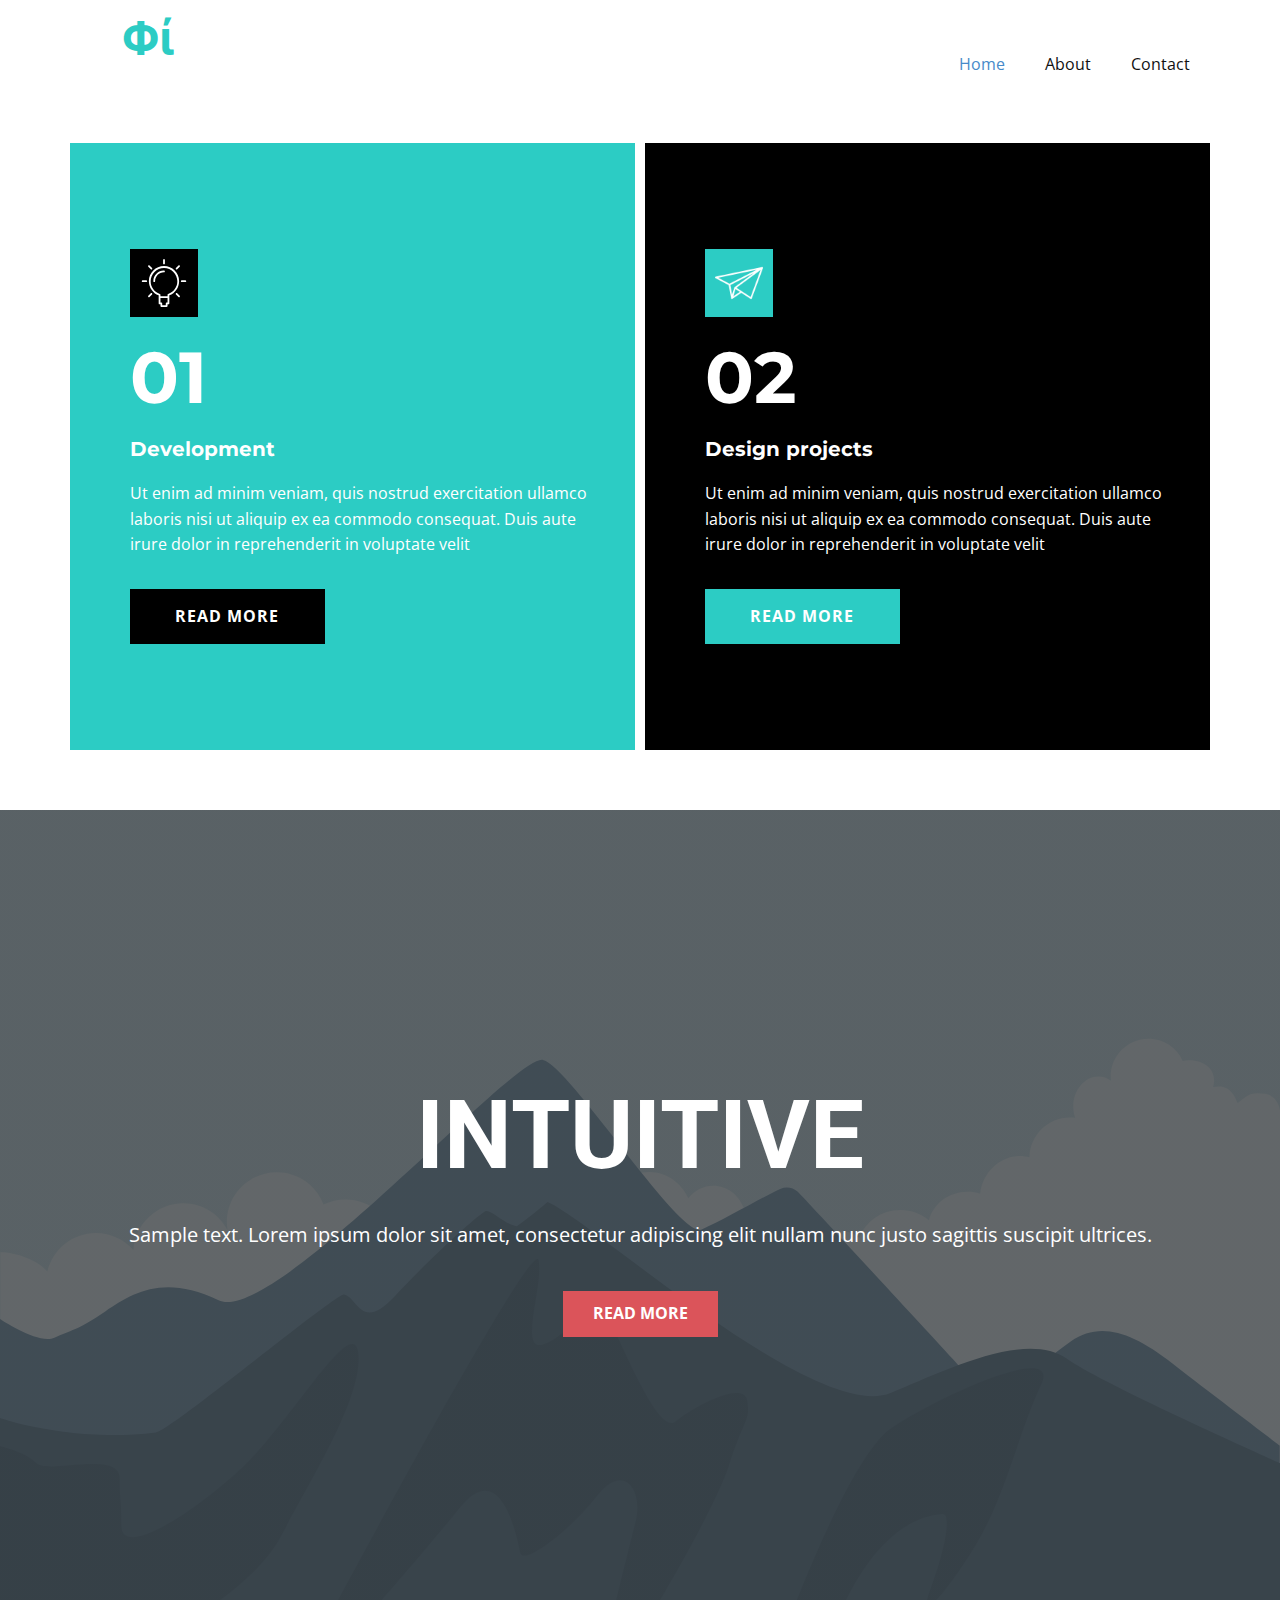
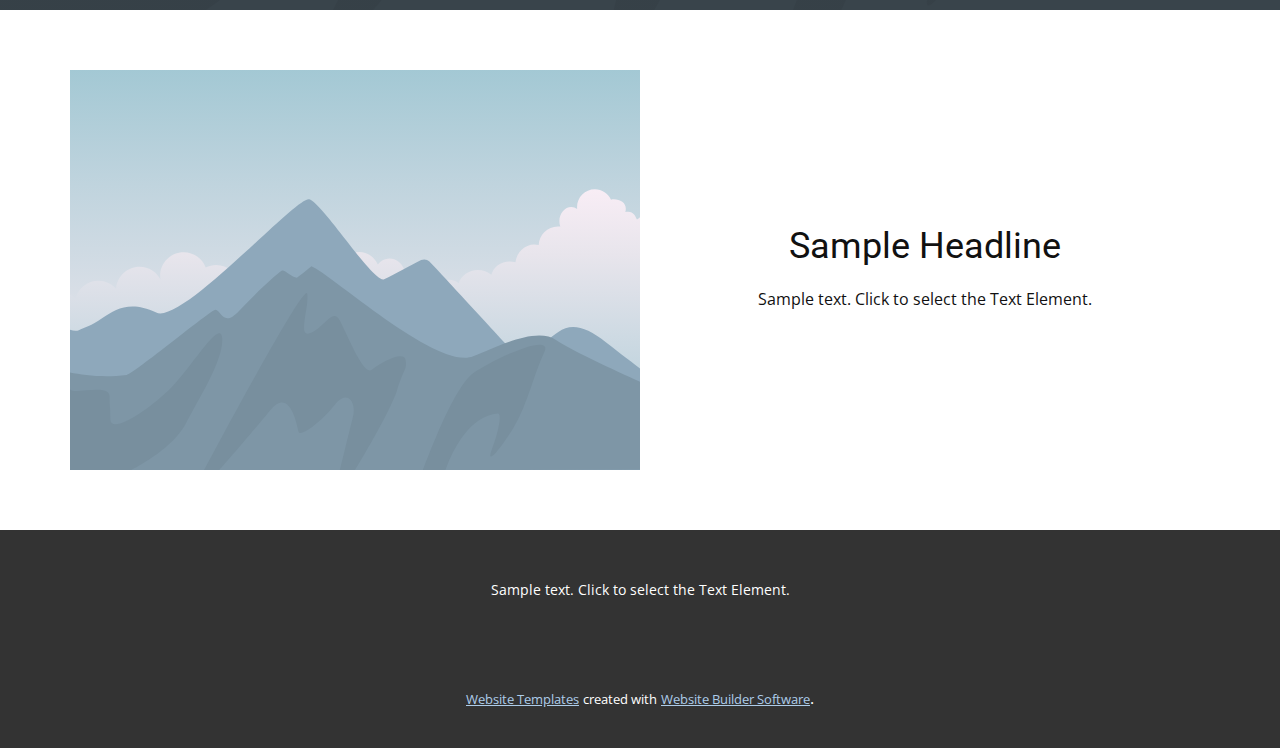
<file: Home.html>
<!DOCTYPE html>
<html style="font-size: 16px;" lang="en"><head>
    <meta name="viewport" content="width=device-width, initial-scale=1.0">
    <meta charset="utf-8">
    <meta name="keywords" content="01, 02, INTUITIVE">
    <meta name="description" content="">
    <title>Home</title>
    <link rel="stylesheet" href="nicepage.css" media="screen">
<link rel="stylesheet" href="Home.css" media="screen">
    <script class="u-script" type="text/javascript" src="jquery.js" defer=""></script>
    <script class="u-script" type="text/javascript" src="nicepage.js" defer=""></script>
    <meta name="generator" content="Nicepage 4.13.4, nicepage.com">
    <link id="u-theme-google-font" rel="stylesheet" href="https://fonts.googleapis.com/css?family=Roboto:100,100i,300,300i,400,400i,500,500i,700,700i,900,900i|Open+Sans:300,300i,400,400i,500,500i,600,600i,700,700i,800,800i">
    <link id="u-page-google-font" rel="stylesheet" href="https://fonts.googleapis.com/css?family=Montserrat:100,100i,200,200i,300,300i,400,400i,500,500i,600,600i,700,700i,800,800i,900,900i">
    
    
    
    
    <script type="application/ld+json">{
		"@context": "http://schema.org",
		"@type": "Organization",
		"name": ""
}</script>
    <meta name="theme-color" content="#478ac9">
    <meta property="og:title" content="Home">
    <meta property="og:type" content="website">
  </head>
  <body class="u-body u-xl-mode"><header class="u-clearfix u-header u-header" id="sec-79d4"><div class="u-clearfix u-sheet u-sheet-1">
        <h1 class="u-headline u-text u-text-default u-text-palette-4-base u-text-1">
          <a href="/"> Φί</a>
        </h1>
        <nav class="u-menu u-menu-dropdown u-offcanvas u-menu-1">
          <div class="menu-collapse" style="font-size: 1rem; letter-spacing: 0px;">
            <a class="u-button-style u-custom-left-right-menu-spacing u-custom-padding-bottom u-custom-top-bottom-menu-spacing u-nav-link u-text-active-palette-1-base u-text-hover-palette-2-base" href="#">
              <svg class="u-svg-link" viewBox="0 0 24 24"><use xmlns:xlink="http://www.w3.org/1999/xlink" xlink:href="#menu-hamburger"></use></svg>
              <svg class="u-svg-content" version="1.1" id="menu-hamburger" viewBox="0 0 16 16" x="0px" y="0px" xmlns:xlink="http://www.w3.org/1999/xlink" xmlns="http://www.w3.org/2000/svg"><g><rect y="1" width="16" height="2"></rect><rect y="7" width="16" height="2"></rect><rect y="13" width="16" height="2"></rect>
</g></svg>
            </a>
          </div>
          <div class="u-nav-container">
            <ul class="u-nav u-unstyled u-nav-1"><li class="u-nav-item"><a class="u-button-style u-nav-link u-text-active-palette-1-base u-text-hover-palette-2-base" href="Home.html" style="padding: 10px 20px;">Home</a>
</li><li class="u-nav-item"><a class="u-button-style u-nav-link u-text-active-palette-1-base u-text-hover-palette-2-base" href="About.html" style="padding: 10px 20px;">About</a>
</li><li class="u-nav-item"><a class="u-button-style u-nav-link u-text-active-palette-1-base u-text-hover-palette-2-base" href="Contact.html" style="padding: 10px 20px;">Contact</a>
</li></ul>
          </div>
          <div class="u-nav-container-collapse">
            <div class="u-black u-container-style u-inner-container-layout u-opacity u-opacity-95 u-sidenav">
              <div class="u-inner-container-layout u-sidenav-overflow">
                <div class="u-menu-close"></div>
                <ul class="u-align-center u-nav u-popupmenu-items u-unstyled u-nav-2"><li class="u-nav-item"><a class="u-button-style u-nav-link" href="Home.html">Home</a>
</li><li class="u-nav-item"><a class="u-button-style u-nav-link" href="About.html">About</a>
</li><li class="u-nav-item"><a class="u-button-style u-nav-link" href="Contact.html">Contact</a>
</li></ul>
              </div>
            </div>
            <div class="u-black u-menu-overlay u-opacity u-opacity-70"></div>
          </div>
        </nav>
      </div></header>
    <section class="u-align-center u-clearfix u-section-1" id="carousel_8162">
      <div class="u-clearfix u-sheet u-valign-middle u-sheet-1">
        <div class="u-expanded-width u-list u-list-1">
          <div class="u-repeater u-repeater-1">
            <div class="u-align-left u-container-style u-custom-item u-list-item u-palette-4-base u-repeater-item">
              <div class="u-container-layout u-similar-container u-valign-middle u-container-layout-1"><span class="u-black u-custom-item u-icon u-icon-rounded u-text-white u-icon-1"><svg class="u-svg-link" preserveAspectRatio="xMidYMin slice" viewBox="0 0 54 54" style=""><use xmlns:xlink="http://www.w3.org/1999/xlink" xlink:href="#svg-b566"></use></svg><svg class="u-svg-content" viewBox="0 0 54 54" x="0px" y="0px" id="svg-b566" style="enable-background:new 0 0 54 54;"><g><path d="M27,8c-9.374,0-17,7.626-17,17c0,7.112,4.391,13.412,11,15.9V50c0,0.553,0.447,1,1,1h1v2c0,0.553,0.447,1,1,1h6
		c0.553,0,1-0.447,1-1v-2h1c0.553,0,1-0.447,1-1v-9.1c6.609-2.488,11-8.788,11-15.9C44,15.626,36.374,8,27,8z M30,49
		c-0.553,0-1,0.447-1,1v2h-4v-2c0-0.553-0.447-1-1-1h-1v-5h8v5H30z M31.688,39.242C31.277,39.377,31,39.761,31,40.192V42h-8v-1.808
		c0-0.432-0.277-0.815-0.688-0.95C16.145,37.214,12,31.49,12,25c0-8.271,6.729-15,15-15s15,6.729,15,15
		C42,31.49,37.855,37.214,31.688,39.242z"></path><path d="M27,6c0.553,0,1-0.447,1-1V1c0-0.553-0.447-1-1-1s-1,0.447-1,1v4C26,5.553,26.447,6,27,6z"></path><path d="M51,24h-4c-0.553,0-1,0.447-1,1s0.447,1,1,1h4c0.553,0,1-0.447,1-1S51.553,24,51,24z"></path><path d="M7,24H3c-0.553,0-1,0.447-1,1s0.447,1,1,1h4c0.553,0,1-0.447,1-1S7.553,24,7,24z"></path><path d="M43.264,7.322l-2.828,2.828c-0.391,0.391-0.391,1.023,0,1.414c0.195,0.195,0.451,0.293,0.707,0.293
		s0.512-0.098,0.707-0.293l2.828-2.828c0.391-0.391,0.391-1.023,0-1.414S43.654,6.932,43.264,7.322z"></path><path d="M12.15,38.436l-2.828,2.828c-0.391,0.391-0.391,1.023,0,1.414c0.195,0.195,0.451,0.293,0.707,0.293
		s0.512-0.098,0.707-0.293l2.828-2.828c0.391-0.391,0.391-1.023,0-1.414S12.541,38.045,12.15,38.436z"></path><path d="M41.85,38.436c-0.391-0.391-1.023-0.391-1.414,0s-0.391,1.023,0,1.414l2.828,2.828c0.195,0.195,0.451,0.293,0.707,0.293
		s0.512-0.098,0.707-0.293c0.391-0.391,0.391-1.023,0-1.414L41.85,38.436z"></path><path d="M12.15,11.564c0.195,0.195,0.451,0.293,0.707,0.293s0.512-0.098,0.707-0.293c0.391-0.391,0.391-1.023,0-1.414l-2.828-2.828
		c-0.391-0.391-1.023-0.391-1.414,0s-0.391,1.023,0,1.414L12.15,11.564z"></path><path d="M27,13c-6.617,0-12,5.383-12,12c0,0.553,0.447,1,1,1s1-0.447,1-1c0-5.514,4.486-10,10-10c0.553,0,1-0.447,1-1
		S27.553,13,27,13z"></path>
</g></svg></span>
                <h2 class="u-custom-font u-font-montserrat u-text u-text-1">01</h2>
                <h5 class="u-custom-font u-font-montserrat u-text u-text-2">Develop​ment</h5>
                <p class="u-text u-text-3"> Ut enim ad minim veniam, quis nostrud exercitation ullamco laboris nisi ut aliquip ex ea commodo consequat. Duis aute irure dolor in reprehenderit in voluptate velit</p>
                <a href="https://nicepage.cloud" class="u-black u-border-none u-btn u-button-style u-custom-item u-hover-palette-4-light-2 u-btn-1">read more</a>
              </div>
            </div>
            <div class="u-align-left u-black u-container-style u-custom-item u-list-item u-repeater-item">
              <div class="u-container-layout u-similar-container u-valign-middle u-container-layout-2"><span class="u-custom-item u-file-icon u-icon u-icon-rounded u-palette-4-base u-icon-2"><img src="images/149446.png" alt=""></span>
                <h2 class="u-custom-font u-font-montserrat u-text u-text-4">02</h2>
                <h5 class="u-custom-font u-font-montserrat u-text u-text-5">Design projects</h5>
                <p class="u-text u-text-6"> Ut enim ad minim veniam, quis nostrud exercitation ullamco laboris nisi ut aliquip ex ea commodo consequat. Duis aute irure dolor in reprehenderit in voluptate velit</p>
                <a href="https://nicepage.com/joomla-templates" class="u-border-none u-btn u-button-style u-custom-item u-hover-palette-4-light-2 u-palette-4-base u-btn-2"> read more</a>
              </div>
            </div>
          </div>
        </div>
      </div>
    </section>
    <section class="u-align-center u-clearfix u-image u-shading u-section-2" src="" data-image-width="256" data-image-height="256" id="sec-2f4c">
      <div class="u-clearfix u-sheet u-valign-middle u-sheet-1">
        <h1 class="u-text u-text-default u-title u-text-1">INTUITIVE</h1>
        <p class="u-large-text u-text u-text-default u-text-variant u-text-2">Sample text. Lorem ipsum dolor sit amet, consectetur adipiscing elit nullam nunc justo sagittis suscipit ultrices.</p>
        <a href="#" class="u-btn u-button-style u-palette-2-base u-btn-1">Read More</a>
      </div>
    </section>
    <section class="u-clearfix u-section-3" id="sec-7f74">
      <div class="u-clearfix u-sheet u-sheet-1">
        <div class="u-clearfix u-expanded-width u-layout-wrap u-layout-wrap-1">
          <div class="u-layout">
            <div class="u-layout-row">
              <div class="u-container-style u-image u-layout-cell u-size-30 u-image-1" data-image-width="400" data-image-height="265">
                <div class="u-container-layout u-container-layout-1"></div>
              </div>
              <div class="u-align-center u-container-style u-layout-cell u-size-30 u-layout-cell-2">
                <div class="u-container-layout u-valign-middle u-container-layout-2">
                  <h2 class="u-text u-text-default u-text-1">Sample Headline</h2>
                  <p class="u-text u-text-default u-text-2">Sample text. Click to select the Text Element.</p>
                </div>
              </div>
            </div>
          </div>
        </div>
      </div>
    </section>
    
    
    <footer class="u-align-center u-clearfix u-footer u-grey-80 u-footer" id="sec-afc7"><div class="u-clearfix u-sheet u-sheet-1">
        <p class="u-small-text u-text u-text-variant u-text-1">Sample text. Click to select the Text Element.</p>
      </div></footer>
    <section class="u-backlink u-clearfix u-grey-80">
      <a class="u-link" href="https://nicepage.com/website-templates" target="_blank">
        <span>Website Templates</span>
      </a>
      <p class="u-text">
        <span>created with</span>
      </p>
      <a class="u-link" href="" target="_blank">
        <span>Website Builder Software</span>
      </a>. 
    </section>
  
</body></html>
</file>
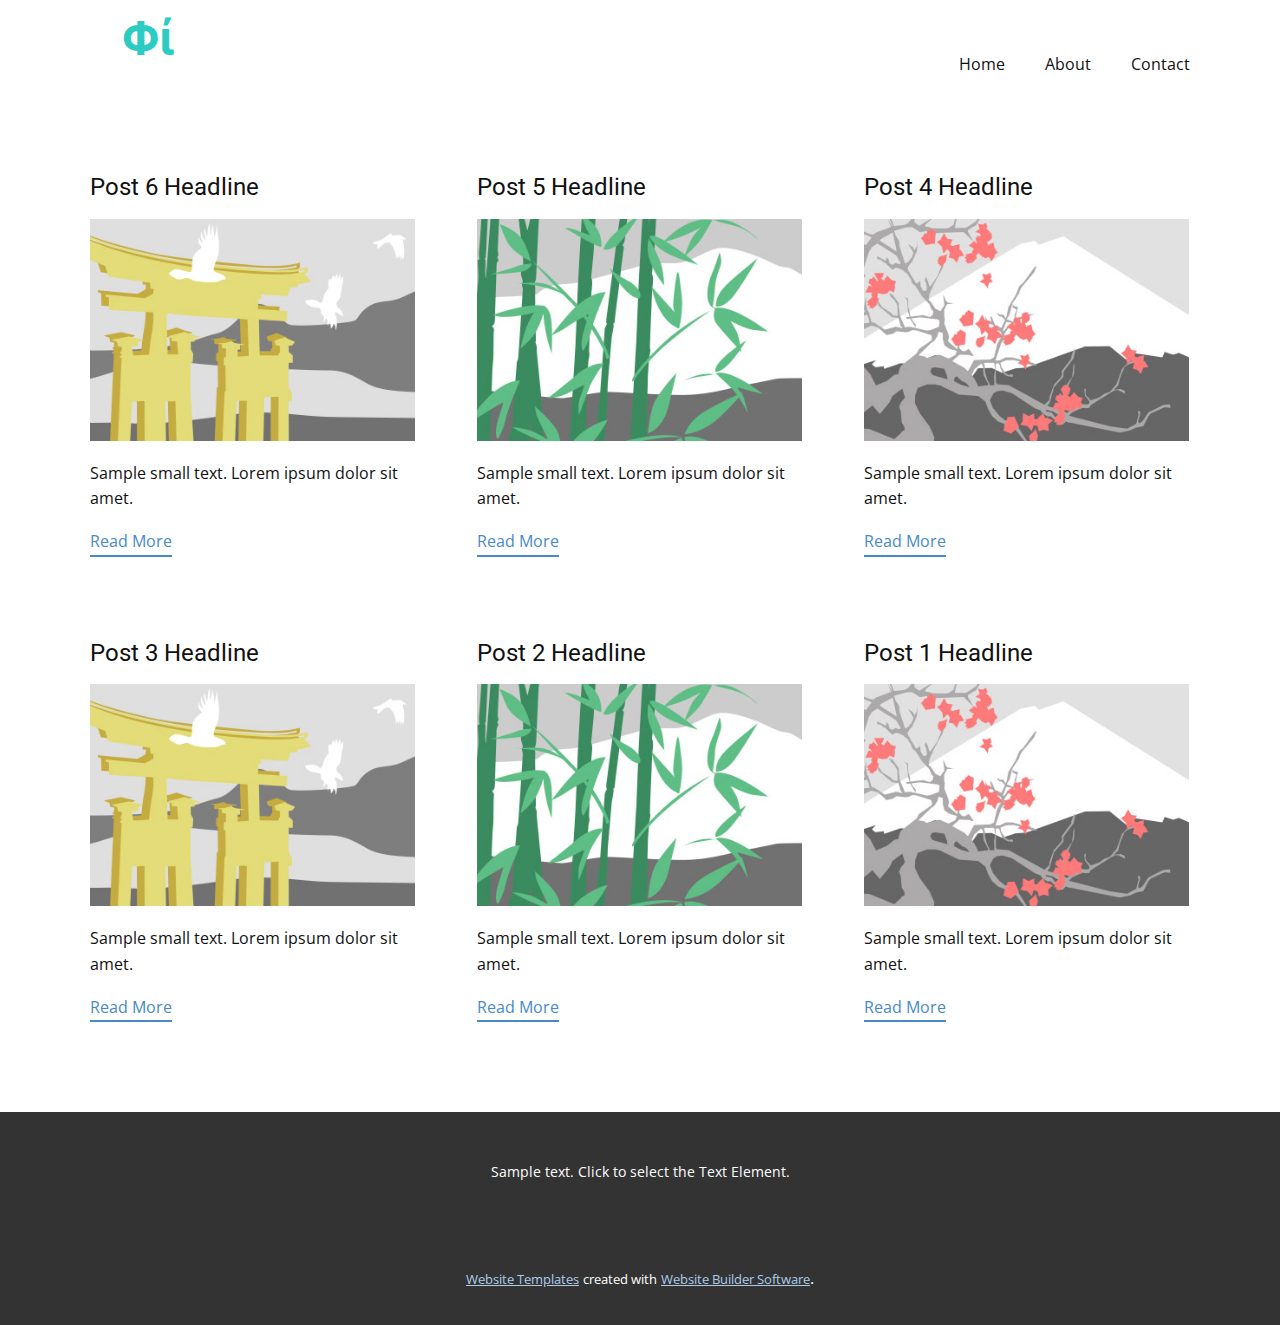
<file: blog/blog.html>
<html style="font-size: 16px;" lang="en"><head>
    <meta name="viewport" content="width=device-width, initial-scale=1.0">
    <meta charset="utf-8">
    <meta name="keywords" content="​Φί">
    <meta name="description" content="">
    <title>Blog Template</title>
    <link rel="stylesheet" href="../nicepage.css" media="screen">
<link rel="stylesheet" href="../Blog-Template.css" media="screen">
    <script class="u-script" type="text/javascript" src="../jquery.js" defer=""></script>
    <script class="u-script" type="text/javascript" src="../nicepage.js" defer=""></script>
    <meta name="generator" content="Nicepage 4.13.4, nicepage.com">
    <link id="u-theme-google-font" rel="stylesheet" href="https://fonts.googleapis.com/css?family=Roboto:100,100i,300,300i,400,400i,500,500i,700,700i,900,900i|Open+Sans:300,300i,400,400i,500,500i,600,600i,700,700i,800,800i">
    
    
    <script type="application/ld+json">{
		"@context": "http://schema.org",
		"@type": "Organization",
		"name": ""
}</script>
    <meta name="theme-color" content="#478ac9">
  </head>
  <body class="u-body u-xl-mode"><header class="u-clearfix u-header u-header" id="sec-79d4"><div class="u-clearfix u-sheet u-sheet-1">
        <h1 class="u-headline u-text u-text-default u-text-palette-4-base u-text-1">
          <a href="/"> Φί</a>
        </h1>
        <nav class="u-menu u-menu-dropdown u-offcanvas u-menu-1">
          <div class="menu-collapse" style="font-size: 1rem; letter-spacing: 0px;">
            <a class="u-button-style u-custom-left-right-menu-spacing u-custom-padding-bottom u-custom-top-bottom-menu-spacing u-nav-link u-text-active-palette-1-base u-text-hover-palette-2-base" href="#">
              <svg class="u-svg-link" viewBox="0 0 24 24"><use xmlns:xlink="http://www.w3.org/1999/xlink" xlink:href="#menu-hamburger"></use></svg>
              <svg class="u-svg-content" version="1.1" id="menu-hamburger" viewBox="0 0 16 16" x="0px" y="0px" xmlns:xlink="http://www.w3.org/1999/xlink" xmlns="http://www.w3.org/2000/svg"><g><rect y="1" width="16" height="2"></rect><rect y="7" width="16" height="2"></rect><rect y="13" width="16" height="2"></rect>
</g></svg>
            </a>
          </div>
          <div class="u-nav-container">
            <ul class="u-nav u-unstyled u-nav-1"><li class="u-nav-item"><a class="u-button-style u-nav-link u-text-active-palette-1-base u-text-hover-palette-2-base" href="../Home.html" style="padding: 10px 20px;">Home</a>
</li><li class="u-nav-item"><a class="u-button-style u-nav-link u-text-active-palette-1-base u-text-hover-palette-2-base" href="../About.html" style="padding: 10px 20px;">About</a>
</li><li class="u-nav-item"><a class="u-button-style u-nav-link u-text-active-palette-1-base u-text-hover-palette-2-base" href="../Contact.html" style="padding: 10px 20px;">Contact</a>
</li></ul>
          </div>
          <div class="u-nav-container-collapse">
            <div class="u-black u-container-style u-inner-container-layout u-opacity u-opacity-95 u-sidenav">
              <div class="u-inner-container-layout u-sidenav-overflow">
                <div class="u-menu-close"></div>
                <ul class="u-align-center u-nav u-popupmenu-items u-unstyled u-nav-2"><li class="u-nav-item"><a class="u-button-style u-nav-link" href="../Home.html">Home</a>
</li><li class="u-nav-item"><a class="u-button-style u-nav-link" href="../About.html">About</a>
</li><li class="u-nav-item"><a class="u-button-style u-nav-link" href="../Contact.html">Contact</a>
</li></ul>
              </div>
            </div>
            <div class="u-black u-menu-overlay u-opacity u-opacity-70"></div>
          </div>
        </nav>
      </div></header>
    <section class="u-clearfix u-section-1" id="sec-33d1">
      <div class="u-clearfix u-sheet u-valign-middle u-sheet-1"><!--blog--><!--blog_options_json--><!--{"type":"Recent","source":"","tags":"","count":""}--><!--/blog_options_json-->
        <div class="u-blog u-expanded-width u-repeater u-repeater-1"><!--blog_post-->
          <div class="u-blog-post u-container-style u-repeater-item u-white u-repeater-item-1">
            <div class="u-container-layout u-similar-container u-valign-top u-container-layout-1"><!--blog_post_header-->
              <h4 class="u-blog-control u-text u-text-1">
                <a class="u-post-header-link" href="../blog/post-5.html">Post 6 Headline</a>
              </h4><!--/blog_post_header--><!--blog_post_image-->
              <a class="u-post-header-link" href="../blog/post-5.html"><img alt="" class="u-blog-control u-expanded-width u-image u-image-default u-image-1" src="[data-uri]"></a><!--/blog_post_image--><!--blog_post_content-->
              <div class="u-blog-control u-post-content u-text u-text-2 fr-view">Sample small text. Lorem ipsum dolor sit amet.</div><!--/blog_post_content--><!--blog_post_readmore-->
              <a href="../blog/post-5.html" class="u-blog-control u-border-2 u-border-palette-1-base u-btn u-btn-rectangle u-button-style u-none u-btn-1"><!--blog_post_readmore_content--><!--options_json--><!--{"content":"","defaultValue":"Read More"}--><!--/options_json-->Read More<!--/blog_post_readmore_content--></a><!--/blog_post_readmore-->
            </div>
          </div><div class="u-blog-post u-container-style u-repeater-item u-video-cover u-white">
            <div class="u-container-layout u-similar-container u-valign-top u-container-layout-2"><!--blog_post_header-->
              <h4 class="u-blog-control u-text u-text-3">
                <a class="u-post-header-link" href="../blog/post-4.html">Post 5 Headline</a>
              </h4><!--/blog_post_header--><!--blog_post_image-->
              <a class="u-post-header-link" href="../blog/post-4.html"><img alt="" class="u-blog-control u-expanded-width u-image u-image-default u-image-2" src="[data-uri]"></a><!--/blog_post_image--><!--blog_post_content-->
              <div class="u-blog-control u-post-content u-text u-text-4 fr-view">Sample small text. Lorem ipsum dolor sit amet.</div><!--/blog_post_content--><!--blog_post_readmore-->
              <a href="../blog/post-4.html" class="u-blog-control u-border-2 u-border-palette-1-base u-btn u-btn-rectangle u-button-style u-none u-btn-2"><!--blog_post_readmore_content--><!--options_json--><!--{"content":"","defaultValue":"Read More"}--><!--/options_json-->Read More<!--/blog_post_readmore_content--></a><!--/blog_post_readmore-->
            </div>
          </div><div class="u-blog-post u-container-style u-repeater-item u-video-cover u-white">
            <div class="u-container-layout u-similar-container u-valign-top u-container-layout-3"><!--blog_post_header-->
              <h4 class="u-blog-control u-text u-text-5">
                <a class="u-post-header-link" href="../blog/post-3.html">Post 4 Headline</a>
              </h4><!--/blog_post_header--><!--blog_post_image-->
              <a class="u-post-header-link" href="../blog/post-3.html"><img alt="" class="u-blog-control u-expanded-width u-image u-image-default u-image-3" src="[data-uri]"></a><!--/blog_post_image--><!--blog_post_content-->
              <div class="u-blog-control u-post-content u-text u-text-6 fr-view">Sample small text. Lorem ipsum dolor sit amet.</div><!--/blog_post_content--><!--blog_post_readmore-->
              <a href="../blog/post-3.html" class="u-blog-control u-border-2 u-border-palette-1-base u-btn u-btn-rectangle u-button-style u-none u-btn-3"><!--blog_post_readmore_content--><!--options_json--><!--{"content":"","defaultValue":"Read More"}--><!--/options_json-->Read More<!--/blog_post_readmore_content--></a><!--/blog_post_readmore-->
            </div>
          </div><div class="u-blog-post u-container-style u-repeater-item u-white u-repeater-item-1">
            <div class="u-container-layout u-similar-container u-valign-top u-container-layout-1"><!--blog_post_header-->
              <h4 class="u-blog-control u-text u-text-1">
                <a class="u-post-header-link" href="../blog/post-2.html">Post 3 Headline</a>
              </h4><!--/blog_post_header--><!--blog_post_image-->
              <a class="u-post-header-link" href="../blog/post-2.html"><img alt="" class="u-blog-control u-expanded-width u-image u-image-default u-image-1" src="[data-uri]"></a><!--/blog_post_image--><!--blog_post_content-->
              <div class="u-blog-control u-post-content u-text u-text-2 fr-view">Sample small text. Lorem ipsum dolor sit amet.</div><!--/blog_post_content--><!--blog_post_readmore-->
              <a href="../blog/post-2.html" class="u-blog-control u-border-2 u-border-palette-1-base u-btn u-btn-rectangle u-button-style u-none u-btn-1"><!--blog_post_readmore_content--><!--options_json--><!--{"content":"","defaultValue":"Read More"}--><!--/options_json-->Read More<!--/blog_post_readmore_content--></a><!--/blog_post_readmore-->
            </div>
          </div><div class="u-blog-post u-container-style u-repeater-item u-video-cover u-white">
            <div class="u-container-layout u-similar-container u-valign-top u-container-layout-2"><!--blog_post_header-->
              <h4 class="u-blog-control u-text u-text-3">
                <a class="u-post-header-link" href="../blog/post-1.html">Post 2 Headline</a>
              </h4><!--/blog_post_header--><!--blog_post_image-->
              <a class="u-post-header-link" href="../blog/post-1.html"><img alt="" class="u-blog-control u-expanded-width u-image u-image-default u-image-2" src="[data-uri]"></a><!--/blog_post_image--><!--blog_post_content-->
              <div class="u-blog-control u-post-content u-text u-text-4 fr-view">Sample small text. Lorem ipsum dolor sit amet.</div><!--/blog_post_content--><!--blog_post_readmore-->
              <a href="../blog/post-1.html" class="u-blog-control u-border-2 u-border-palette-1-base u-btn u-btn-rectangle u-button-style u-none u-btn-2"><!--blog_post_readmore_content--><!--options_json--><!--{"content":"","defaultValue":"Read More"}--><!--/options_json-->Read More<!--/blog_post_readmore_content--></a><!--/blog_post_readmore-->
            </div>
          </div><div class="u-blog-post u-container-style u-repeater-item u-video-cover u-white">
            <div class="u-container-layout u-similar-container u-valign-top u-container-layout-3"><!--blog_post_header-->
              <h4 class="u-blog-control u-text u-text-5">
                <a class="u-post-header-link" href="../blog/post.html">Post 1 Headline</a>
              </h4><!--/blog_post_header--><!--blog_post_image-->
              <a class="u-post-header-link" href="../blog/post.html"><img alt="" class="u-blog-control u-expanded-width u-image u-image-default u-image-3" src="[data-uri]"></a><!--/blog_post_image--><!--blog_post_content-->
              <div class="u-blog-control u-post-content u-text u-text-6 fr-view">Sample small text. Lorem ipsum dolor sit amet.</div><!--/blog_post_content--><!--blog_post_readmore-->
              <a href="../blog/post.html" class="u-blog-control u-border-2 u-border-palette-1-base u-btn u-btn-rectangle u-button-style u-none u-btn-3"><!--blog_post_readmore_content--><!--options_json--><!--{"content":"","defaultValue":"Read More"}--><!--/options_json-->Read More<!--/blog_post_readmore_content--></a><!--/blog_post_readmore-->
            </div>
          </div><!--/blog_post--><!--blog_post-->
          <!--/blog_post--><!--blog_post-->
          <!--/blog_post-->
        </div><!--/blog-->
      </div>
    </section>
    
    
    <footer class="u-align-center u-clearfix u-footer u-grey-80 u-footer" id="sec-afc7"><div class="u-clearfix u-sheet u-sheet-1">
        <p class="u-small-text u-text u-text-variant u-text-1">Sample text. Click to select the Text Element.</p>
      </div></footer>
    <section class="u-backlink u-clearfix u-grey-80">
      <a class="u-link" href="https://nicepage.com/website-templates" target="_blank">
        <span>Website Templates</span>
      </a>
      <p class="u-text">
        <span>created with</span>
      </p>
      <a class="u-link" href="" target="_blank">
        <span>Website Builder Software</span>
      </a>. 
    </section>
  
</body></html>
</file>
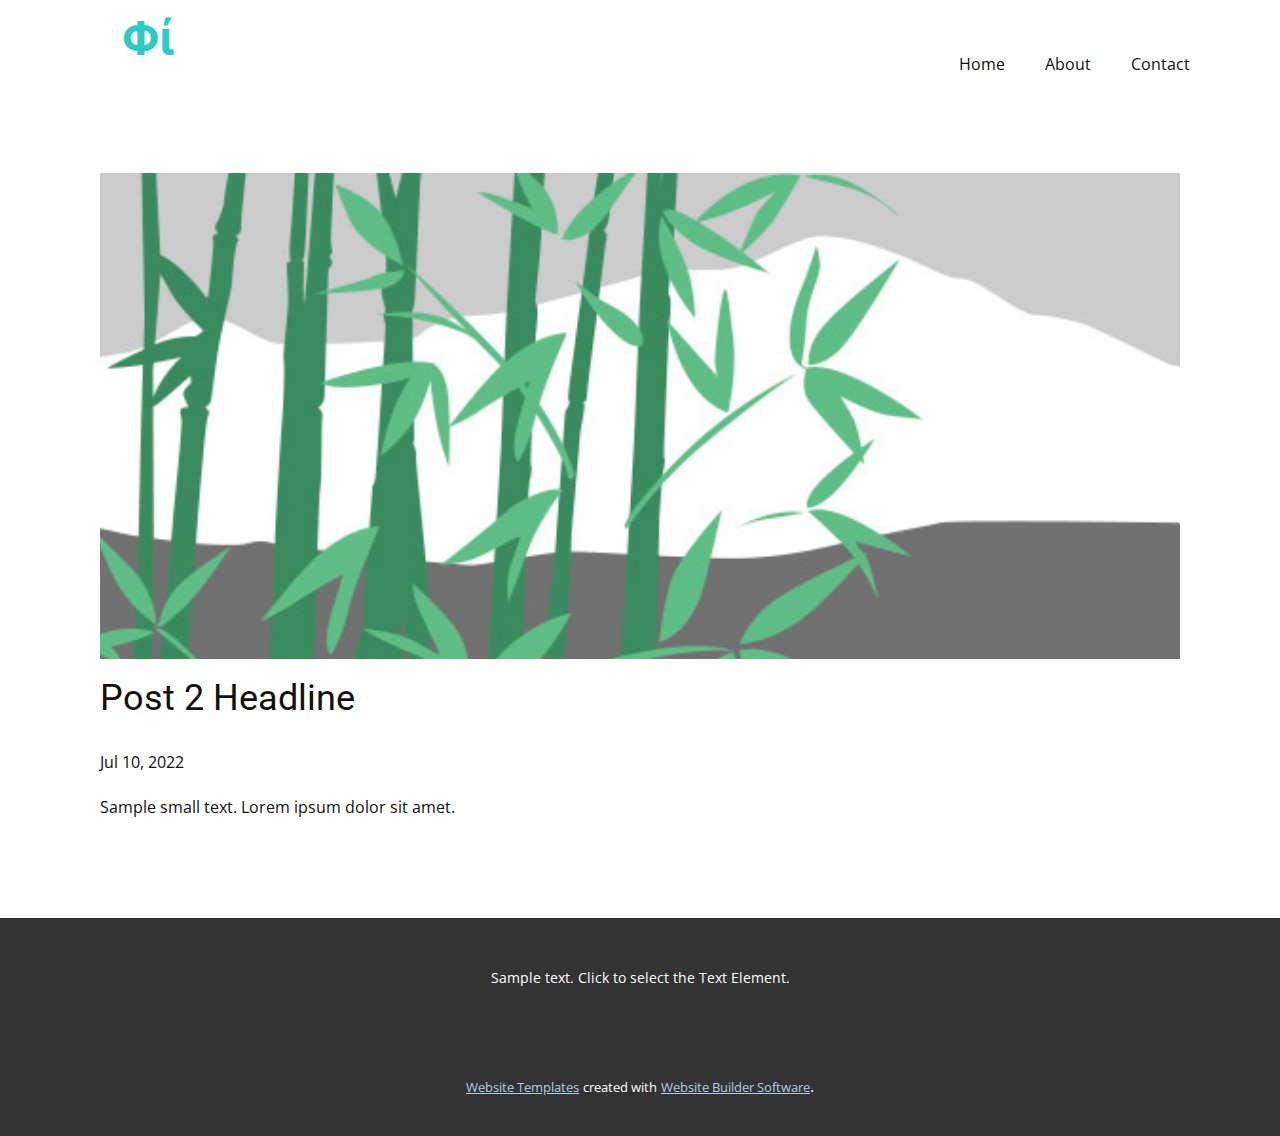
<file: blog/post-1.html>
<!doctype html>
<html style="font-size: 16px;" lang="en"><head>
    <meta name="viewport" content="width=device-width, initial-scale=1.0">
    <meta charset="utf-8">
    <meta name="keywords" content="Post 1 Headline">
    <meta name="description" content="">
    <title>Post 2 Headline</title>
    <link rel="stylesheet" href="../nicepage.css" media="screen">
<link rel="stylesheet" href="../Post-Template.css" media="screen">
    <script class="u-script" type="text/javascript" src="../jquery.js" defer=""></script>
    <script class="u-script" type="text/javascript" src="../nicepage.js" defer=""></script>
    <meta name="generator" content="Nicepage 4.13.4, nicepage.com">
    <link id="u-theme-google-font" rel="stylesheet" href="https://fonts.googleapis.com/css?family=Roboto:100,100i,300,300i,400,400i,500,500i,700,700i,900,900i|Open+Sans:300,300i,400,400i,500,500i,600,600i,700,700i,800,800i">
    
    
    <script type="application/ld+json">{
		"@context": "http://schema.org",
		"@type": "Organization",
		"name": ""
}</script>
    <meta name="theme-color" content="#478ac9">
  </head>
  <body class="u-body u-xl-mode"><header class="u-clearfix u-header u-header" id="sec-79d4"><div class="u-clearfix u-sheet u-sheet-1">
        <h1 class="u-headline u-text u-text-default u-text-palette-4-base u-text-1">
          <a href="/"> Φί</a>
        </h1>
        <nav class="u-menu u-menu-dropdown u-offcanvas u-menu-1">
          <div class="menu-collapse" style="font-size: 1rem; letter-spacing: 0px;">
            <a class="u-button-style u-custom-left-right-menu-spacing u-custom-padding-bottom u-custom-top-bottom-menu-spacing u-nav-link u-text-active-palette-1-base u-text-hover-palette-2-base" href="#">
              <svg class="u-svg-link" viewBox="0 0 24 24"><use xmlns:xlink="http://www.w3.org/1999/xlink" xlink:href="#menu-hamburger"></use></svg>
              <svg class="u-svg-content" version="1.1" id="menu-hamburger" viewBox="0 0 16 16" x="0px" y="0px" xmlns:xlink="http://www.w3.org/1999/xlink" xmlns="http://www.w3.org/2000/svg"><g><rect y="1" width="16" height="2"></rect><rect y="7" width="16" height="2"></rect><rect y="13" width="16" height="2"></rect>
</g></svg>
            </a>
          </div>
          <div class="u-nav-container">
            <ul class="u-nav u-unstyled u-nav-1"><li class="u-nav-item"><a class="u-button-style u-nav-link u-text-active-palette-1-base u-text-hover-palette-2-base" href="../Home.html" style="padding: 10px 20px;">Home</a>
</li><li class="u-nav-item"><a class="u-button-style u-nav-link u-text-active-palette-1-base u-text-hover-palette-2-base" href="../About.html" style="padding: 10px 20px;">About</a>
</li><li class="u-nav-item"><a class="u-button-style u-nav-link u-text-active-palette-1-base u-text-hover-palette-2-base" href="../Contact.html" style="padding: 10px 20px;">Contact</a>
</li></ul>
          </div>
          <div class="u-nav-container-collapse">
            <div class="u-black u-container-style u-inner-container-layout u-opacity u-opacity-95 u-sidenav">
              <div class="u-inner-container-layout u-sidenav-overflow">
                <div class="u-menu-close"></div>
                <ul class="u-align-center u-nav u-popupmenu-items u-unstyled u-nav-2"><li class="u-nav-item"><a class="u-button-style u-nav-link" href="../Home.html">Home</a>
</li><li class="u-nav-item"><a class="u-button-style u-nav-link" href="../About.html">About</a>
</li><li class="u-nav-item"><a class="u-button-style u-nav-link" href="../Contact.html">Contact</a>
</li></ul>
              </div>
            </div>
            <div class="u-black u-menu-overlay u-opacity u-opacity-70"></div>
          </div>
        </nav>
      </div></header>
    <section class="u-align-center u-clearfix u-section-1" id="sec-e357">
      <div class="u-clearfix u-sheet u-valign-middle-md u-valign-middle-sm u-valign-middle-xs u-sheet-1"><!--post_details--><!--post_details_options_json--><!--{"source":""}--><!--/post_details_options_json--><!--blog_post-->
        <div class="u-container-style u-expanded-width u-post-details u-post-details-1">
          <div class="u-container-layout u-valign-middle u-container-layout-1"><!--blog_post_image-->
            <img alt="" class="u-blog-control u-expanded-width u-image u-image-default u-image-1" src="[data-uri]"><!--/blog_post_image--><!--blog_post_header-->
            <h2 class="u-blog-control u-text u-text-1">Post 2 Headline</h2><!--/blog_post_header--><!--blog_post_metadata-->
            <div class="u-blog-control u-metadata u-metadata-1"><!--blog_post_metadata_date-->
              <span class="u-meta-date u-meta-icon">Jul 10, 2022</span><!--/blog_post_metadata_date--><!--blog_post_metadata_category-->
              <!--/blog_post_metadata_category--><!--blog_post_metadata_comments-->
              <!--/blog_post_metadata_comments-->
            </div><!--/blog_post_metadata--><!--blog_post_content-->
            <div class="u-align-justify u-blog-control u-post-content u-text u-text-2 fr-view">
  Sample small text. Lorem ipsum dolor sit amet.
  </div><!--/blog_post_content-->
          </div>
        </div><!--/blog_post--><!--/post_details-->
      </div>
    </section>
    
    
    <footer class="u-align-center u-clearfix u-footer u-grey-80 u-footer" id="sec-afc7"><div class="u-clearfix u-sheet u-sheet-1">
        <p class="u-small-text u-text u-text-variant u-text-1">Sample text. Click to select the Text Element.</p>
      </div></footer>
    <section class="u-backlink u-clearfix u-grey-80">
      <a class="u-link" href="https://nicepage.com/website-templates" target="_blank">
        <span>Website Templates</span>
      </a>
      <p class="u-text">
        <span>created with</span>
      </p>
      <a class="u-link" href="" target="_blank">
        <span>Website Builder Software</span>
      </a>. 
    </section>
  
</body></html>
</file>
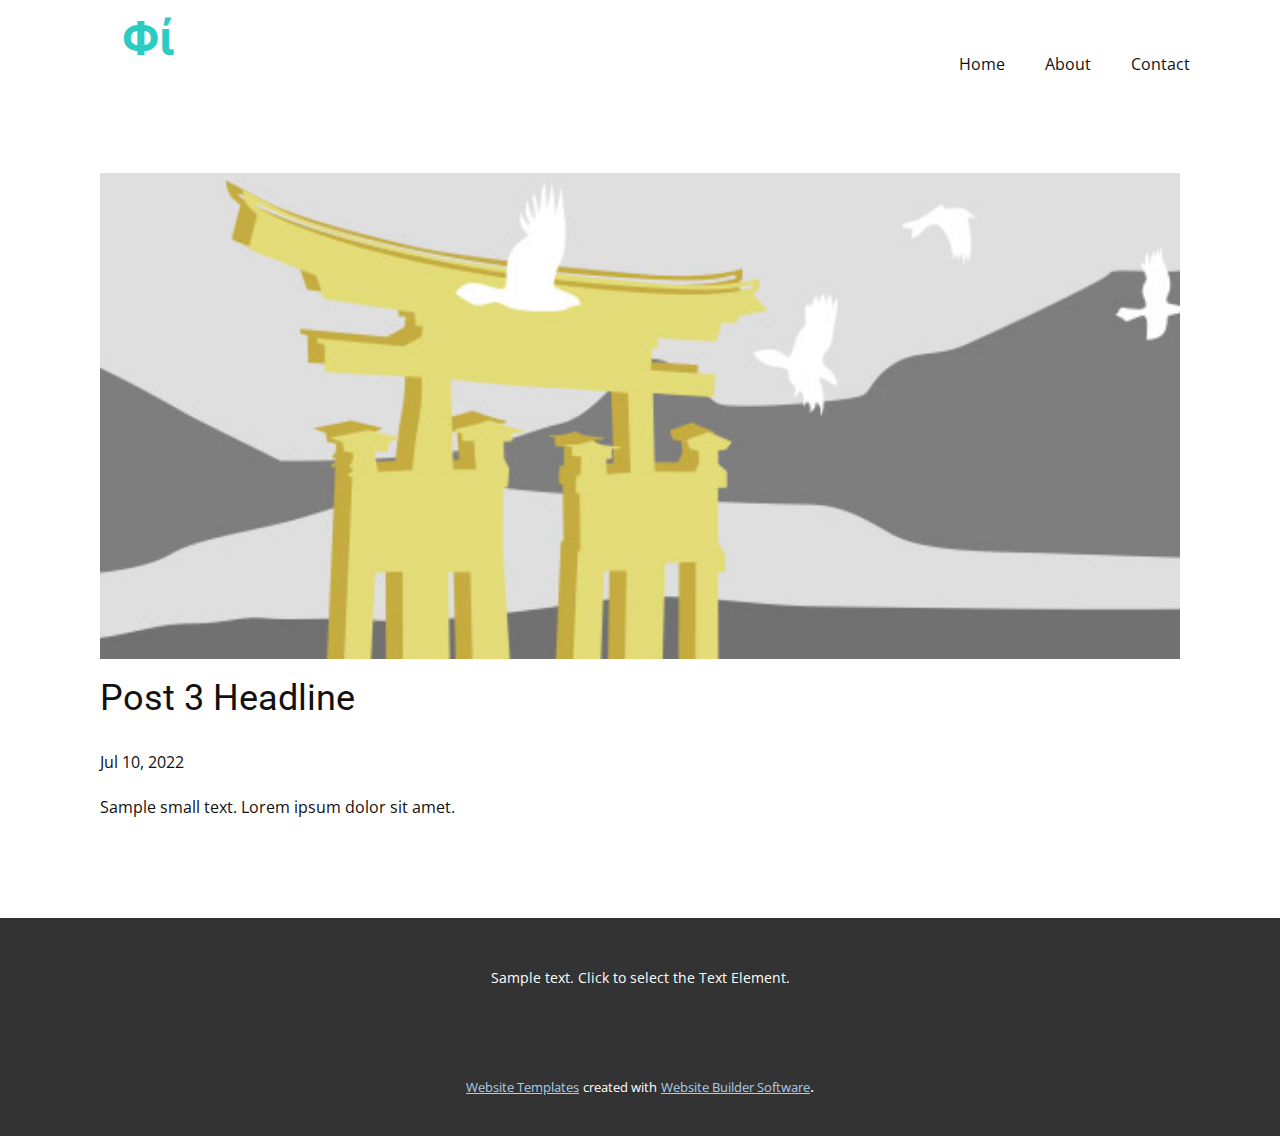
<file: blog/post-2.html>
<!doctype html>
<html style="font-size: 16px;" lang="en"><head>
    <meta name="viewport" content="width=device-width, initial-scale=1.0">
    <meta charset="utf-8">
    <meta name="keywords" content="Post 1 Headline">
    <meta name="description" content="">
    <title>Post 3 Headline</title>
    <link rel="stylesheet" href="../nicepage.css" media="screen">
<link rel="stylesheet" href="../Post-Template.css" media="screen">
    <script class="u-script" type="text/javascript" src="../jquery.js" defer=""></script>
    <script class="u-script" type="text/javascript" src="../nicepage.js" defer=""></script>
    <meta name="generator" content="Nicepage 4.13.4, nicepage.com">
    <link id="u-theme-google-font" rel="stylesheet" href="https://fonts.googleapis.com/css?family=Roboto:100,100i,300,300i,400,400i,500,500i,700,700i,900,900i|Open+Sans:300,300i,400,400i,500,500i,600,600i,700,700i,800,800i">
    
    
    <script type="application/ld+json">{
		"@context": "http://schema.org",
		"@type": "Organization",
		"name": ""
}</script>
    <meta name="theme-color" content="#478ac9">
  </head>
  <body class="u-body u-xl-mode"><header class="u-clearfix u-header u-header" id="sec-79d4"><div class="u-clearfix u-sheet u-sheet-1">
        <h1 class="u-headline u-text u-text-default u-text-palette-4-base u-text-1">
          <a href="/"> Φί</a>
        </h1>
        <nav class="u-menu u-menu-dropdown u-offcanvas u-menu-1">
          <div class="menu-collapse" style="font-size: 1rem; letter-spacing: 0px;">
            <a class="u-button-style u-custom-left-right-menu-spacing u-custom-padding-bottom u-custom-top-bottom-menu-spacing u-nav-link u-text-active-palette-1-base u-text-hover-palette-2-base" href="#">
              <svg class="u-svg-link" viewBox="0 0 24 24"><use xmlns:xlink="http://www.w3.org/1999/xlink" xlink:href="#menu-hamburger"></use></svg>
              <svg class="u-svg-content" version="1.1" id="menu-hamburger" viewBox="0 0 16 16" x="0px" y="0px" xmlns:xlink="http://www.w3.org/1999/xlink" xmlns="http://www.w3.org/2000/svg"><g><rect y="1" width="16" height="2"></rect><rect y="7" width="16" height="2"></rect><rect y="13" width="16" height="2"></rect>
</g></svg>
            </a>
          </div>
          <div class="u-nav-container">
            <ul class="u-nav u-unstyled u-nav-1"><li class="u-nav-item"><a class="u-button-style u-nav-link u-text-active-palette-1-base u-text-hover-palette-2-base" href="../Home.html" style="padding: 10px 20px;">Home</a>
</li><li class="u-nav-item"><a class="u-button-style u-nav-link u-text-active-palette-1-base u-text-hover-palette-2-base" href="../About.html" style="padding: 10px 20px;">About</a>
</li><li class="u-nav-item"><a class="u-button-style u-nav-link u-text-active-palette-1-base u-text-hover-palette-2-base" href="../Contact.html" style="padding: 10px 20px;">Contact</a>
</li></ul>
          </div>
          <div class="u-nav-container-collapse">
            <div class="u-black u-container-style u-inner-container-layout u-opacity u-opacity-95 u-sidenav">
              <div class="u-inner-container-layout u-sidenav-overflow">
                <div class="u-menu-close"></div>
                <ul class="u-align-center u-nav u-popupmenu-items u-unstyled u-nav-2"><li class="u-nav-item"><a class="u-button-style u-nav-link" href="../Home.html">Home</a>
</li><li class="u-nav-item"><a class="u-button-style u-nav-link" href="../About.html">About</a>
</li><li class="u-nav-item"><a class="u-button-style u-nav-link" href="../Contact.html">Contact</a>
</li></ul>
              </div>
            </div>
            <div class="u-black u-menu-overlay u-opacity u-opacity-70"></div>
          </div>
        </nav>
      </div></header>
    <section class="u-align-center u-clearfix u-section-1" id="sec-e357">
      <div class="u-clearfix u-sheet u-valign-middle-md u-valign-middle-sm u-valign-middle-xs u-sheet-1"><!--post_details--><!--post_details_options_json--><!--{"source":""}--><!--/post_details_options_json--><!--blog_post-->
        <div class="u-container-style u-expanded-width u-post-details u-post-details-1">
          <div class="u-container-layout u-valign-middle u-container-layout-1"><!--blog_post_image-->
            <img alt="" class="u-blog-control u-expanded-width u-image u-image-default u-image-1" src="[data-uri]"><!--/blog_post_image--><!--blog_post_header-->
            <h2 class="u-blog-control u-text u-text-1">Post 3 Headline</h2><!--/blog_post_header--><!--blog_post_metadata-->
            <div class="u-blog-control u-metadata u-metadata-1"><!--blog_post_metadata_date-->
              <span class="u-meta-date u-meta-icon">Jul 10, 2022</span><!--/blog_post_metadata_date--><!--blog_post_metadata_category-->
              <!--/blog_post_metadata_category--><!--blog_post_metadata_comments-->
              <!--/blog_post_metadata_comments-->
            </div><!--/blog_post_metadata--><!--blog_post_content-->
            <div class="u-align-justify u-blog-control u-post-content u-text u-text-2 fr-view">
  Sample small text. Lorem ipsum dolor sit amet.
  </div><!--/blog_post_content-->
          </div>
        </div><!--/blog_post--><!--/post_details-->
      </div>
    </section>
    
    
    <footer class="u-align-center u-clearfix u-footer u-grey-80 u-footer" id="sec-afc7"><div class="u-clearfix u-sheet u-sheet-1">
        <p class="u-small-text u-text u-text-variant u-text-1">Sample text. Click to select the Text Element.</p>
      </div></footer>
    <section class="u-backlink u-clearfix u-grey-80">
      <a class="u-link" href="https://nicepage.com/website-templates" target="_blank">
        <span>Website Templates</span>
      </a>
      <p class="u-text">
        <span>created with</span>
      </p>
      <a class="u-link" href="" target="_blank">
        <span>Website Builder Software</span>
      </a>. 
    </section>
  
</body></html>
</file>
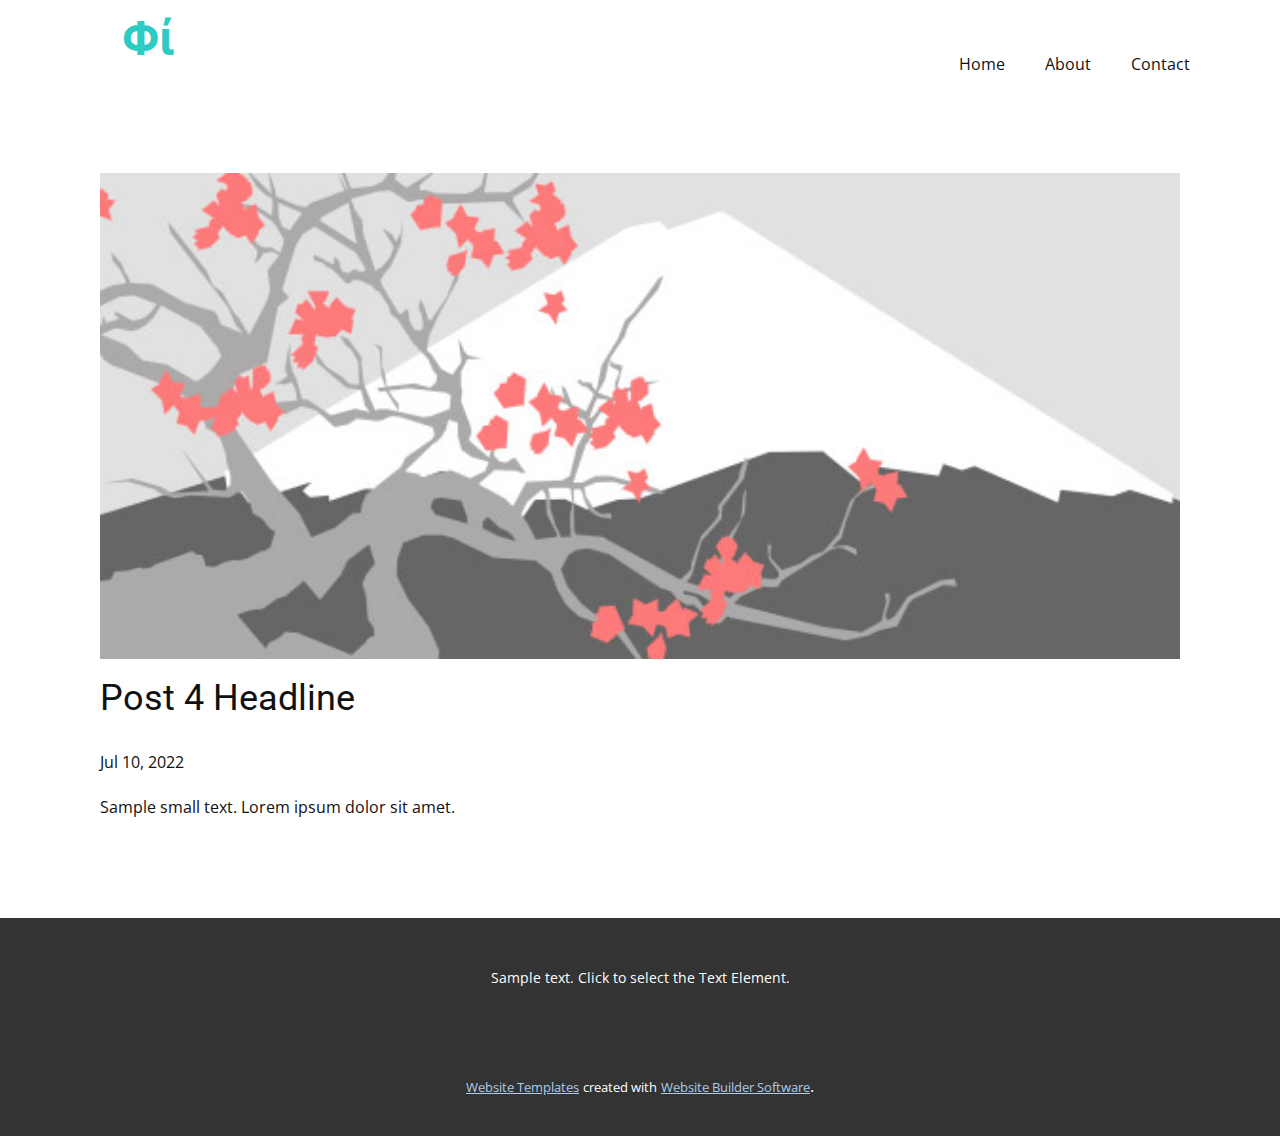
<file: blog/post-3.html>
<!doctype html>
<html style="font-size: 16px;" lang="en"><head>
    <meta name="viewport" content="width=device-width, initial-scale=1.0">
    <meta charset="utf-8">
    <meta name="keywords" content="Post 1 Headline">
    <meta name="description" content="">
    <title>Post 4 Headline</title>
    <link rel="stylesheet" href="../nicepage.css" media="screen">
<link rel="stylesheet" href="../Post-Template.css" media="screen">
    <script class="u-script" type="text/javascript" src="../jquery.js" defer=""></script>
    <script class="u-script" type="text/javascript" src="../nicepage.js" defer=""></script>
    <meta name="generator" content="Nicepage 4.13.4, nicepage.com">
    <link id="u-theme-google-font" rel="stylesheet" href="https://fonts.googleapis.com/css?family=Roboto:100,100i,300,300i,400,400i,500,500i,700,700i,900,900i|Open+Sans:300,300i,400,400i,500,500i,600,600i,700,700i,800,800i">
    
    
    <script type="application/ld+json">{
		"@context": "http://schema.org",
		"@type": "Organization",
		"name": ""
}</script>
    <meta name="theme-color" content="#478ac9">
  </head>
  <body class="u-body u-xl-mode"><header class="u-clearfix u-header u-header" id="sec-79d4"><div class="u-clearfix u-sheet u-sheet-1">
        <h1 class="u-headline u-text u-text-default u-text-palette-4-base u-text-1">
          <a href="/"> Φί</a>
        </h1>
        <nav class="u-menu u-menu-dropdown u-offcanvas u-menu-1">
          <div class="menu-collapse" style="font-size: 1rem; letter-spacing: 0px;">
            <a class="u-button-style u-custom-left-right-menu-spacing u-custom-padding-bottom u-custom-top-bottom-menu-spacing u-nav-link u-text-active-palette-1-base u-text-hover-palette-2-base" href="#">
              <svg class="u-svg-link" viewBox="0 0 24 24"><use xmlns:xlink="http://www.w3.org/1999/xlink" xlink:href="#menu-hamburger"></use></svg>
              <svg class="u-svg-content" version="1.1" id="menu-hamburger" viewBox="0 0 16 16" x="0px" y="0px" xmlns:xlink="http://www.w3.org/1999/xlink" xmlns="http://www.w3.org/2000/svg"><g><rect y="1" width="16" height="2"></rect><rect y="7" width="16" height="2"></rect><rect y="13" width="16" height="2"></rect>
</g></svg>
            </a>
          </div>
          <div class="u-nav-container">
            <ul class="u-nav u-unstyled u-nav-1"><li class="u-nav-item"><a class="u-button-style u-nav-link u-text-active-palette-1-base u-text-hover-palette-2-base" href="../Home.html" style="padding: 10px 20px;">Home</a>
</li><li class="u-nav-item"><a class="u-button-style u-nav-link u-text-active-palette-1-base u-text-hover-palette-2-base" href="../About.html" style="padding: 10px 20px;">About</a>
</li><li class="u-nav-item"><a class="u-button-style u-nav-link u-text-active-palette-1-base u-text-hover-palette-2-base" href="../Contact.html" style="padding: 10px 20px;">Contact</a>
</li></ul>
          </div>
          <div class="u-nav-container-collapse">
            <div class="u-black u-container-style u-inner-container-layout u-opacity u-opacity-95 u-sidenav">
              <div class="u-inner-container-layout u-sidenav-overflow">
                <div class="u-menu-close"></div>
                <ul class="u-align-center u-nav u-popupmenu-items u-unstyled u-nav-2"><li class="u-nav-item"><a class="u-button-style u-nav-link" href="../Home.html">Home</a>
</li><li class="u-nav-item"><a class="u-button-style u-nav-link" href="../About.html">About</a>
</li><li class="u-nav-item"><a class="u-button-style u-nav-link" href="../Contact.html">Contact</a>
</li></ul>
              </div>
            </div>
            <div class="u-black u-menu-overlay u-opacity u-opacity-70"></div>
          </div>
        </nav>
      </div></header>
    <section class="u-align-center u-clearfix u-section-1" id="sec-e357">
      <div class="u-clearfix u-sheet u-valign-middle-md u-valign-middle-sm u-valign-middle-xs u-sheet-1"><!--post_details--><!--post_details_options_json--><!--{"source":""}--><!--/post_details_options_json--><!--blog_post-->
        <div class="u-container-style u-expanded-width u-post-details u-post-details-1">
          <div class="u-container-layout u-valign-middle u-container-layout-1"><!--blog_post_image-->
            <img alt="" class="u-blog-control u-expanded-width u-image u-image-default u-image-1" src="[data-uri]"><!--/blog_post_image--><!--blog_post_header-->
            <h2 class="u-blog-control u-text u-text-1">Post 4 Headline</h2><!--/blog_post_header--><!--blog_post_metadata-->
            <div class="u-blog-control u-metadata u-metadata-1"><!--blog_post_metadata_date-->
              <span class="u-meta-date u-meta-icon">Jul 10, 2022</span><!--/blog_post_metadata_date--><!--blog_post_metadata_category-->
              <!--/blog_post_metadata_category--><!--blog_post_metadata_comments-->
              <!--/blog_post_metadata_comments-->
            </div><!--/blog_post_metadata--><!--blog_post_content-->
            <div class="u-align-justify u-blog-control u-post-content u-text u-text-2 fr-view">
  Sample small text. Lorem ipsum dolor sit amet.
  </div><!--/blog_post_content-->
          </div>
        </div><!--/blog_post--><!--/post_details-->
      </div>
    </section>
    
    
    <footer class="u-align-center u-clearfix u-footer u-grey-80 u-footer" id="sec-afc7"><div class="u-clearfix u-sheet u-sheet-1">
        <p class="u-small-text u-text u-text-variant u-text-1">Sample text. Click to select the Text Element.</p>
      </div></footer>
    <section class="u-backlink u-clearfix u-grey-80">
      <a class="u-link" href="https://nicepage.com/website-templates" target="_blank">
        <span>Website Templates</span>
      </a>
      <p class="u-text">
        <span>created with</span>
      </p>
      <a class="u-link" href="" target="_blank">
        <span>Website Builder Software</span>
      </a>. 
    </section>
  
</body></html>
</file>
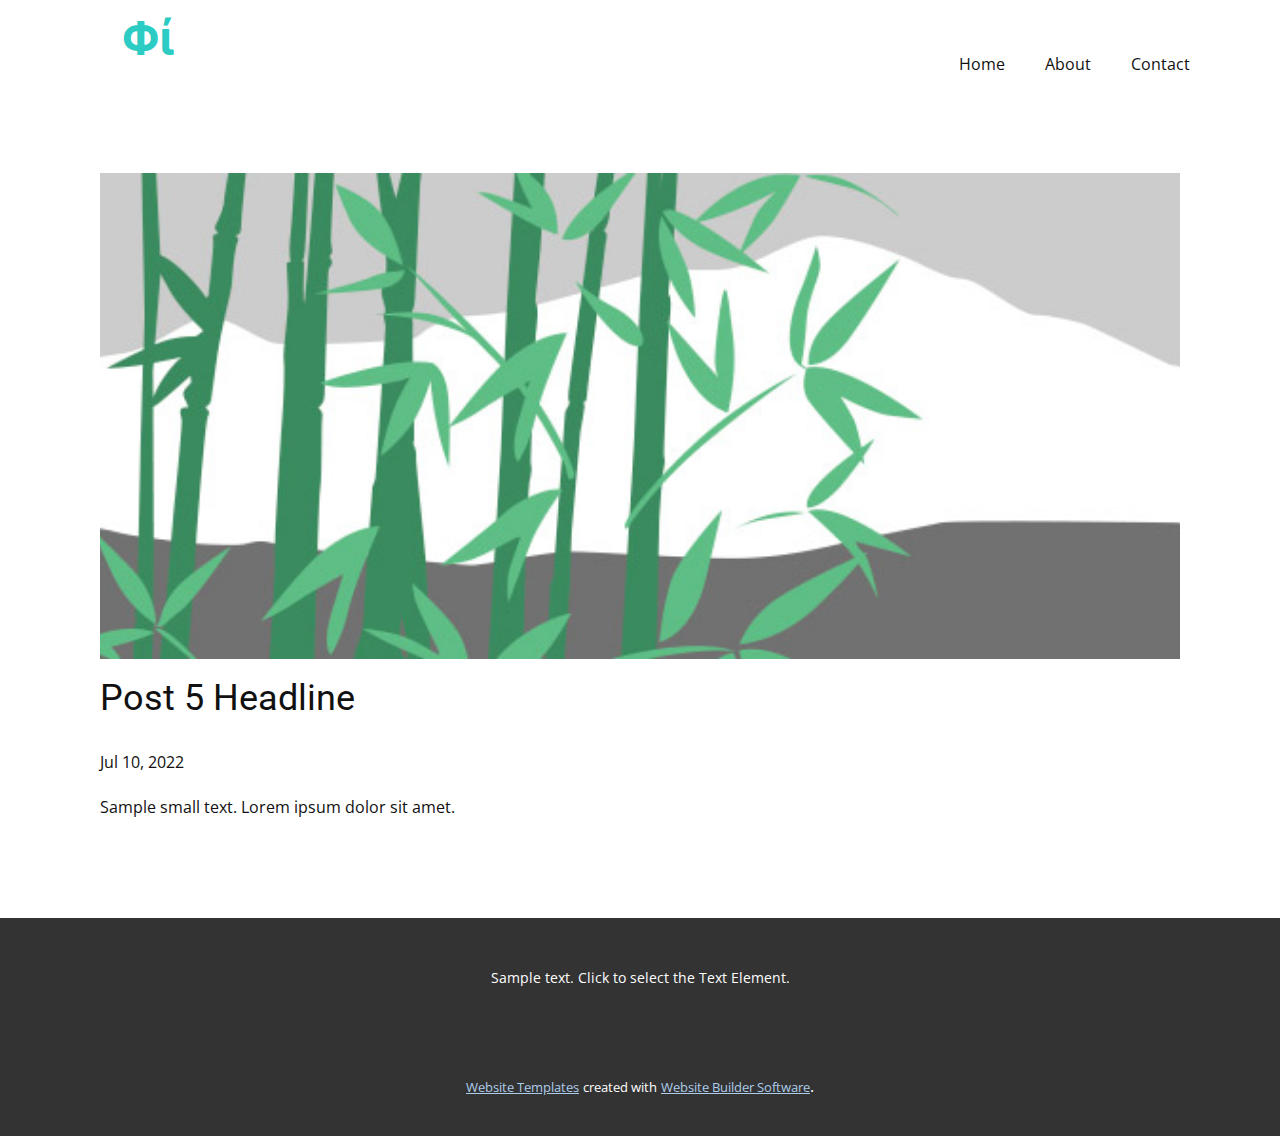
<file: blog/post-4.html>
<!doctype html>
<html style="font-size: 16px;" lang="en"><head>
    <meta name="viewport" content="width=device-width, initial-scale=1.0">
    <meta charset="utf-8">
    <meta name="keywords" content="Post 1 Headline">
    <meta name="description" content="">
    <title>Post 5 Headline</title>
    <link rel="stylesheet" href="../nicepage.css" media="screen">
<link rel="stylesheet" href="../Post-Template.css" media="screen">
    <script class="u-script" type="text/javascript" src="../jquery.js" defer=""></script>
    <script class="u-script" type="text/javascript" src="../nicepage.js" defer=""></script>
    <meta name="generator" content="Nicepage 4.13.4, nicepage.com">
    <link id="u-theme-google-font" rel="stylesheet" href="https://fonts.googleapis.com/css?family=Roboto:100,100i,300,300i,400,400i,500,500i,700,700i,900,900i|Open+Sans:300,300i,400,400i,500,500i,600,600i,700,700i,800,800i">
    
    
    <script type="application/ld+json">{
		"@context": "http://schema.org",
		"@type": "Organization",
		"name": ""
}</script>
    <meta name="theme-color" content="#478ac9">
  </head>
  <body class="u-body u-xl-mode"><header class="u-clearfix u-header u-header" id="sec-79d4"><div class="u-clearfix u-sheet u-sheet-1">
        <h1 class="u-headline u-text u-text-default u-text-palette-4-base u-text-1">
          <a href="/"> Φί</a>
        </h1>
        <nav class="u-menu u-menu-dropdown u-offcanvas u-menu-1">
          <div class="menu-collapse" style="font-size: 1rem; letter-spacing: 0px;">
            <a class="u-button-style u-custom-left-right-menu-spacing u-custom-padding-bottom u-custom-top-bottom-menu-spacing u-nav-link u-text-active-palette-1-base u-text-hover-palette-2-base" href="#">
              <svg class="u-svg-link" viewBox="0 0 24 24"><use xmlns:xlink="http://www.w3.org/1999/xlink" xlink:href="#menu-hamburger"></use></svg>
              <svg class="u-svg-content" version="1.1" id="menu-hamburger" viewBox="0 0 16 16" x="0px" y="0px" xmlns:xlink="http://www.w3.org/1999/xlink" xmlns="http://www.w3.org/2000/svg"><g><rect y="1" width="16" height="2"></rect><rect y="7" width="16" height="2"></rect><rect y="13" width="16" height="2"></rect>
</g></svg>
            </a>
          </div>
          <div class="u-nav-container">
            <ul class="u-nav u-unstyled u-nav-1"><li class="u-nav-item"><a class="u-button-style u-nav-link u-text-active-palette-1-base u-text-hover-palette-2-base" href="../Home.html" style="padding: 10px 20px;">Home</a>
</li><li class="u-nav-item"><a class="u-button-style u-nav-link u-text-active-palette-1-base u-text-hover-palette-2-base" href="../About.html" style="padding: 10px 20px;">About</a>
</li><li class="u-nav-item"><a class="u-button-style u-nav-link u-text-active-palette-1-base u-text-hover-palette-2-base" href="../Contact.html" style="padding: 10px 20px;">Contact</a>
</li></ul>
          </div>
          <div class="u-nav-container-collapse">
            <div class="u-black u-container-style u-inner-container-layout u-opacity u-opacity-95 u-sidenav">
              <div class="u-inner-container-layout u-sidenav-overflow">
                <div class="u-menu-close"></div>
                <ul class="u-align-center u-nav u-popupmenu-items u-unstyled u-nav-2"><li class="u-nav-item"><a class="u-button-style u-nav-link" href="../Home.html">Home</a>
</li><li class="u-nav-item"><a class="u-button-style u-nav-link" href="../About.html">About</a>
</li><li class="u-nav-item"><a class="u-button-style u-nav-link" href="../Contact.html">Contact</a>
</li></ul>
              </div>
            </div>
            <div class="u-black u-menu-overlay u-opacity u-opacity-70"></div>
          </div>
        </nav>
      </div></header>
    <section class="u-align-center u-clearfix u-section-1" id="sec-e357">
      <div class="u-clearfix u-sheet u-valign-middle-md u-valign-middle-sm u-valign-middle-xs u-sheet-1"><!--post_details--><!--post_details_options_json--><!--{"source":""}--><!--/post_details_options_json--><!--blog_post-->
        <div class="u-container-style u-expanded-width u-post-details u-post-details-1">
          <div class="u-container-layout u-valign-middle u-container-layout-1"><!--blog_post_image-->
            <img alt="" class="u-blog-control u-expanded-width u-image u-image-default u-image-1" src="[data-uri]"><!--/blog_post_image--><!--blog_post_header-->
            <h2 class="u-blog-control u-text u-text-1">Post 5 Headline</h2><!--/blog_post_header--><!--blog_post_metadata-->
            <div class="u-blog-control u-metadata u-metadata-1"><!--blog_post_metadata_date-->
              <span class="u-meta-date u-meta-icon">Jul 10, 2022</span><!--/blog_post_metadata_date--><!--blog_post_metadata_category-->
              <!--/blog_post_metadata_category--><!--blog_post_metadata_comments-->
              <!--/blog_post_metadata_comments-->
            </div><!--/blog_post_metadata--><!--blog_post_content-->
            <div class="u-align-justify u-blog-control u-post-content u-text u-text-2 fr-view">
  Sample small text. Lorem ipsum dolor sit amet.
  </div><!--/blog_post_content-->
          </div>
        </div><!--/blog_post--><!--/post_details-->
      </div>
    </section>
    
    
    <footer class="u-align-center u-clearfix u-footer u-grey-80 u-footer" id="sec-afc7"><div class="u-clearfix u-sheet u-sheet-1">
        <p class="u-small-text u-text u-text-variant u-text-1">Sample text. Click to select the Text Element.</p>
      </div></footer>
    <section class="u-backlink u-clearfix u-grey-80">
      <a class="u-link" href="https://nicepage.com/website-templates" target="_blank">
        <span>Website Templates</span>
      </a>
      <p class="u-text">
        <span>created with</span>
      </p>
      <a class="u-link" href="" target="_blank">
        <span>Website Builder Software</span>
      </a>. 
    </section>
  
</body></html>
</file>
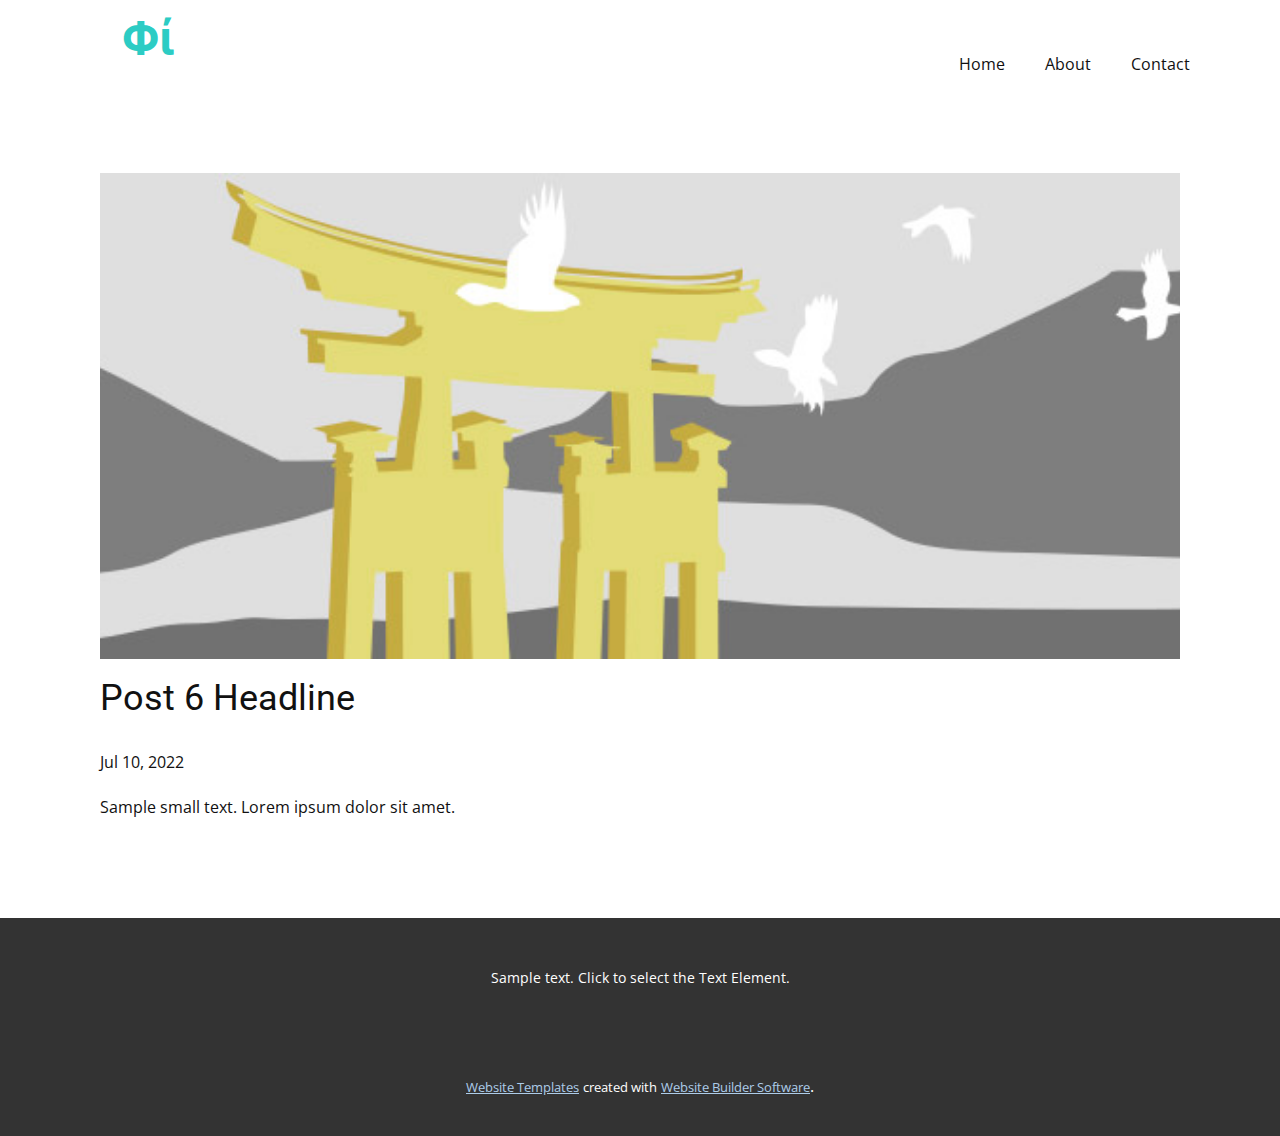
<file: blog/post-5.html>
<!doctype html>
<html style="font-size: 16px;" lang="en"><head>
    <meta name="viewport" content="width=device-width, initial-scale=1.0">
    <meta charset="utf-8">
    <meta name="keywords" content="Post 1 Headline">
    <meta name="description" content="">
    <title>Post 6 Headline</title>
    <link rel="stylesheet" href="../nicepage.css" media="screen">
<link rel="stylesheet" href="../Post-Template.css" media="screen">
    <script class="u-script" type="text/javascript" src="../jquery.js" defer=""></script>
    <script class="u-script" type="text/javascript" src="../nicepage.js" defer=""></script>
    <meta name="generator" content="Nicepage 4.13.4, nicepage.com">
    <link id="u-theme-google-font" rel="stylesheet" href="https://fonts.googleapis.com/css?family=Roboto:100,100i,300,300i,400,400i,500,500i,700,700i,900,900i|Open+Sans:300,300i,400,400i,500,500i,600,600i,700,700i,800,800i">
    
    
    <script type="application/ld+json">{
		"@context": "http://schema.org",
		"@type": "Organization",
		"name": ""
}</script>
    <meta name="theme-color" content="#478ac9">
  </head>
  <body class="u-body u-xl-mode"><header class="u-clearfix u-header u-header" id="sec-79d4"><div class="u-clearfix u-sheet u-sheet-1">
        <h1 class="u-headline u-text u-text-default u-text-palette-4-base u-text-1">
          <a href="/"> Φί</a>
        </h1>
        <nav class="u-menu u-menu-dropdown u-offcanvas u-menu-1">
          <div class="menu-collapse" style="font-size: 1rem; letter-spacing: 0px;">
            <a class="u-button-style u-custom-left-right-menu-spacing u-custom-padding-bottom u-custom-top-bottom-menu-spacing u-nav-link u-text-active-palette-1-base u-text-hover-palette-2-base" href="#">
              <svg class="u-svg-link" viewBox="0 0 24 24"><use xmlns:xlink="http://www.w3.org/1999/xlink" xlink:href="#menu-hamburger"></use></svg>
              <svg class="u-svg-content" version="1.1" id="menu-hamburger" viewBox="0 0 16 16" x="0px" y="0px" xmlns:xlink="http://www.w3.org/1999/xlink" xmlns="http://www.w3.org/2000/svg"><g><rect y="1" width="16" height="2"></rect><rect y="7" width="16" height="2"></rect><rect y="13" width="16" height="2"></rect>
</g></svg>
            </a>
          </div>
          <div class="u-nav-container">
            <ul class="u-nav u-unstyled u-nav-1"><li class="u-nav-item"><a class="u-button-style u-nav-link u-text-active-palette-1-base u-text-hover-palette-2-base" href="../Home.html" style="padding: 10px 20px;">Home</a>
</li><li class="u-nav-item"><a class="u-button-style u-nav-link u-text-active-palette-1-base u-text-hover-palette-2-base" href="../About.html" style="padding: 10px 20px;">About</a>
</li><li class="u-nav-item"><a class="u-button-style u-nav-link u-text-active-palette-1-base u-text-hover-palette-2-base" href="../Contact.html" style="padding: 10px 20px;">Contact</a>
</li></ul>
          </div>
          <div class="u-nav-container-collapse">
            <div class="u-black u-container-style u-inner-container-layout u-opacity u-opacity-95 u-sidenav">
              <div class="u-inner-container-layout u-sidenav-overflow">
                <div class="u-menu-close"></div>
                <ul class="u-align-center u-nav u-popupmenu-items u-unstyled u-nav-2"><li class="u-nav-item"><a class="u-button-style u-nav-link" href="../Home.html">Home</a>
</li><li class="u-nav-item"><a class="u-button-style u-nav-link" href="../About.html">About</a>
</li><li class="u-nav-item"><a class="u-button-style u-nav-link" href="../Contact.html">Contact</a>
</li></ul>
              </div>
            </div>
            <div class="u-black u-menu-overlay u-opacity u-opacity-70"></div>
          </div>
        </nav>
      </div></header>
    <section class="u-align-center u-clearfix u-section-1" id="sec-e357">
      <div class="u-clearfix u-sheet u-valign-middle-md u-valign-middle-sm u-valign-middle-xs u-sheet-1"><!--post_details--><!--post_details_options_json--><!--{"source":""}--><!--/post_details_options_json--><!--blog_post-->
        <div class="u-container-style u-expanded-width u-post-details u-post-details-1">
          <div class="u-container-layout u-valign-middle u-container-layout-1"><!--blog_post_image-->
            <img alt="" class="u-blog-control u-expanded-width u-image u-image-default u-image-1" src="[data-uri]"><!--/blog_post_image--><!--blog_post_header-->
            <h2 class="u-blog-control u-text u-text-1">Post 6 Headline</h2><!--/blog_post_header--><!--blog_post_metadata-->
            <div class="u-blog-control u-metadata u-metadata-1"><!--blog_post_metadata_date-->
              <span class="u-meta-date u-meta-icon">Jul 10, 2022</span><!--/blog_post_metadata_date--><!--blog_post_metadata_category-->
              <!--/blog_post_metadata_category--><!--blog_post_metadata_comments-->
              <!--/blog_post_metadata_comments-->
            </div><!--/blog_post_metadata--><!--blog_post_content-->
            <div class="u-align-justify u-blog-control u-post-content u-text u-text-2 fr-view">
  Sample small text. Lorem ipsum dolor sit amet.
  </div><!--/blog_post_content-->
          </div>
        </div><!--/blog_post--><!--/post_details-->
      </div>
    </section>
    
    
    <footer class="u-align-center u-clearfix u-footer u-grey-80 u-footer" id="sec-afc7"><div class="u-clearfix u-sheet u-sheet-1">
        <p class="u-small-text u-text u-text-variant u-text-1">Sample text. Click to select the Text Element.</p>
      </div></footer>
    <section class="u-backlink u-clearfix u-grey-80">
      <a class="u-link" href="https://nicepage.com/website-templates" target="_blank">
        <span>Website Templates</span>
      </a>
      <p class="u-text">
        <span>created with</span>
      </p>
      <a class="u-link" href="" target="_blank">
        <span>Website Builder Software</span>
      </a>. 
    </section>
  
</body></html>
</file>
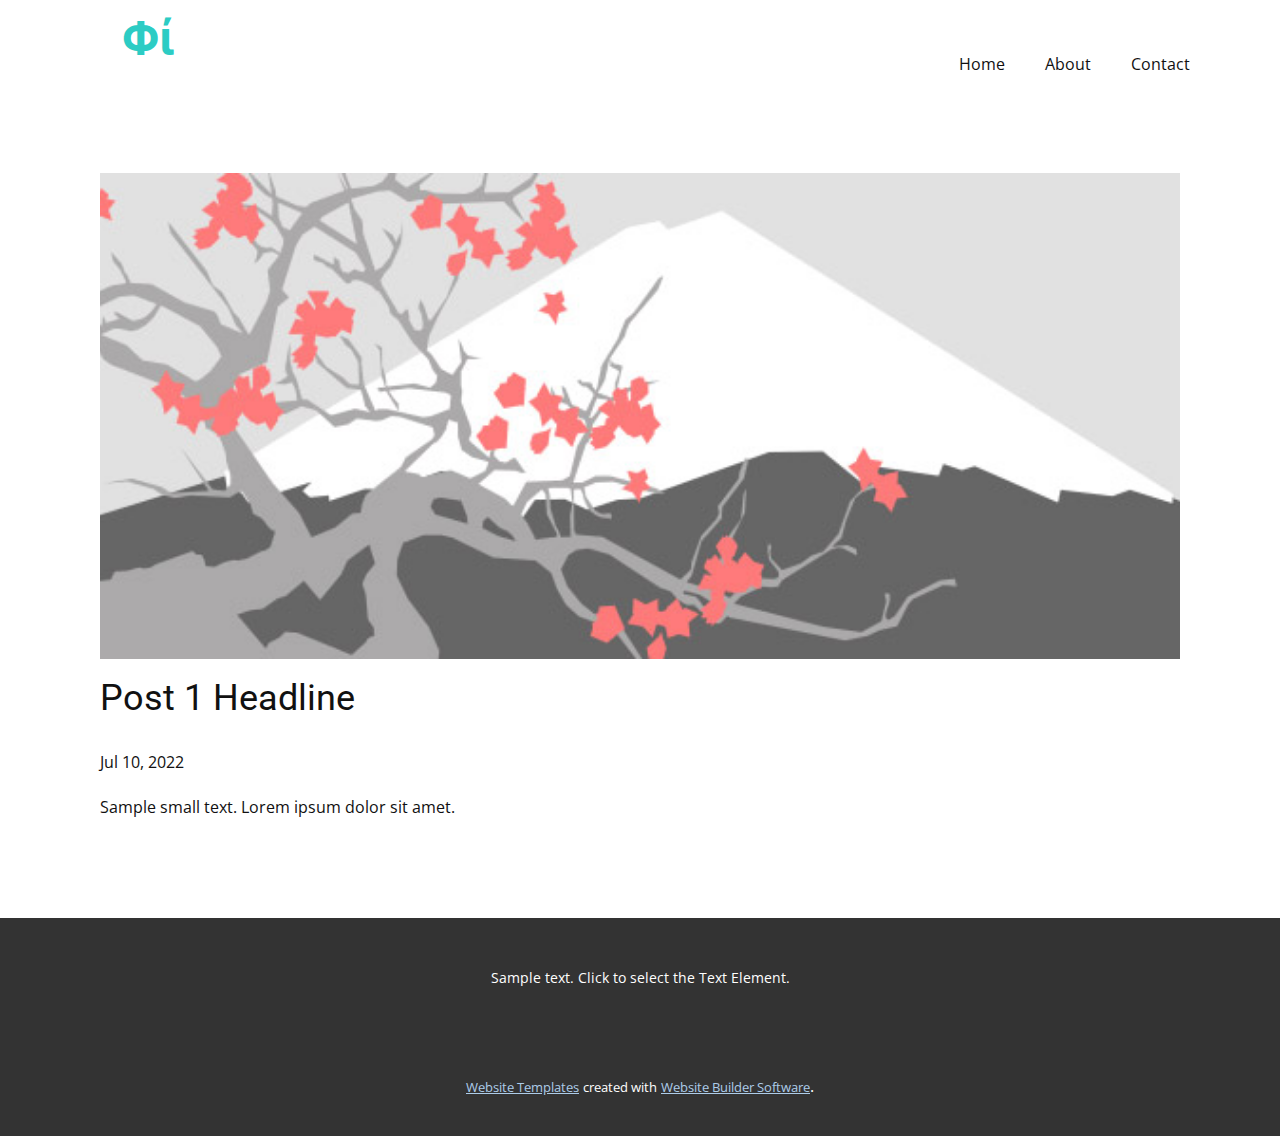
<file: blog/post.html>
<!doctype html>
<html style="font-size: 16px;" lang="en"><head>
    <meta name="viewport" content="width=device-width, initial-scale=1.0">
    <meta charset="utf-8">
    <meta name="keywords" content="Post 1 Headline">
    <meta name="description" content="">
    <title>Post 1 Headline</title>
    <link rel="stylesheet" href="../nicepage.css" media="screen">
<link rel="stylesheet" href="../Post-Template.css" media="screen">
    <script class="u-script" type="text/javascript" src="../jquery.js" defer=""></script>
    <script class="u-script" type="text/javascript" src="../nicepage.js" defer=""></script>
    <meta name="generator" content="Nicepage 4.13.4, nicepage.com">
    <link id="u-theme-google-font" rel="stylesheet" href="https://fonts.googleapis.com/css?family=Roboto:100,100i,300,300i,400,400i,500,500i,700,700i,900,900i|Open+Sans:300,300i,400,400i,500,500i,600,600i,700,700i,800,800i">
    
    
    <script type="application/ld+json">{
		"@context": "http://schema.org",
		"@type": "Organization",
		"name": ""
}</script>
    <meta name="theme-color" content="#478ac9">
  </head>
  <body class="u-body u-xl-mode"><header class="u-clearfix u-header u-header" id="sec-79d4"><div class="u-clearfix u-sheet u-sheet-1">
        <h1 class="u-headline u-text u-text-default u-text-palette-4-base u-text-1">
          <a href="/"> Φί</a>
        </h1>
        <nav class="u-menu u-menu-dropdown u-offcanvas u-menu-1">
          <div class="menu-collapse" style="font-size: 1rem; letter-spacing: 0px;">
            <a class="u-button-style u-custom-left-right-menu-spacing u-custom-padding-bottom u-custom-top-bottom-menu-spacing u-nav-link u-text-active-palette-1-base u-text-hover-palette-2-base" href="#">
              <svg class="u-svg-link" viewBox="0 0 24 24"><use xmlns:xlink="http://www.w3.org/1999/xlink" xlink:href="#menu-hamburger"></use></svg>
              <svg class="u-svg-content" version="1.1" id="menu-hamburger" viewBox="0 0 16 16" x="0px" y="0px" xmlns:xlink="http://www.w3.org/1999/xlink" xmlns="http://www.w3.org/2000/svg"><g><rect y="1" width="16" height="2"></rect><rect y="7" width="16" height="2"></rect><rect y="13" width="16" height="2"></rect>
</g></svg>
            </a>
          </div>
          <div class="u-nav-container">
            <ul class="u-nav u-unstyled u-nav-1"><li class="u-nav-item"><a class="u-button-style u-nav-link u-text-active-palette-1-base u-text-hover-palette-2-base" href="../Home.html" style="padding: 10px 20px;">Home</a>
</li><li class="u-nav-item"><a class="u-button-style u-nav-link u-text-active-palette-1-base u-text-hover-palette-2-base" href="../About.html" style="padding: 10px 20px;">About</a>
</li><li class="u-nav-item"><a class="u-button-style u-nav-link u-text-active-palette-1-base u-text-hover-palette-2-base" href="../Contact.html" style="padding: 10px 20px;">Contact</a>
</li></ul>
          </div>
          <div class="u-nav-container-collapse">
            <div class="u-black u-container-style u-inner-container-layout u-opacity u-opacity-95 u-sidenav">
              <div class="u-inner-container-layout u-sidenav-overflow">
                <div class="u-menu-close"></div>
                <ul class="u-align-center u-nav u-popupmenu-items u-unstyled u-nav-2"><li class="u-nav-item"><a class="u-button-style u-nav-link" href="../Home.html">Home</a>
</li><li class="u-nav-item"><a class="u-button-style u-nav-link" href="../About.html">About</a>
</li><li class="u-nav-item"><a class="u-button-style u-nav-link" href="../Contact.html">Contact</a>
</li></ul>
              </div>
            </div>
            <div class="u-black u-menu-overlay u-opacity u-opacity-70"></div>
          </div>
        </nav>
      </div></header>
    <section class="u-align-center u-clearfix u-section-1" id="sec-e357">
      <div class="u-clearfix u-sheet u-valign-middle-md u-valign-middle-sm u-valign-middle-xs u-sheet-1"><!--post_details--><!--post_details_options_json--><!--{"source":""}--><!--/post_details_options_json--><!--blog_post-->
        <div class="u-container-style u-expanded-width u-post-details u-post-details-1">
          <div class="u-container-layout u-valign-middle u-container-layout-1"><!--blog_post_image-->
            <img alt="" class="u-blog-control u-expanded-width u-image u-image-default u-image-1" src="[data-uri]"><!--/blog_post_image--><!--blog_post_header-->
            <h2 class="u-blog-control u-text u-text-1">Post 1 Headline</h2><!--/blog_post_header--><!--blog_post_metadata-->
            <div class="u-blog-control u-metadata u-metadata-1"><!--blog_post_metadata_date-->
              <span class="u-meta-date u-meta-icon">Jul 10, 2022</span><!--/blog_post_metadata_date--><!--blog_post_metadata_category-->
              <!--/blog_post_metadata_category--><!--blog_post_metadata_comments-->
              <!--/blog_post_metadata_comments-->
            </div><!--/blog_post_metadata--><!--blog_post_content-->
            <div class="u-align-justify u-blog-control u-post-content u-text u-text-2 fr-view">
  Sample small text. Lorem ipsum dolor sit amet.
  </div><!--/blog_post_content-->
          </div>
        </div><!--/blog_post--><!--/post_details-->
      </div>
    </section>
    
    
    <footer class="u-align-center u-clearfix u-footer u-grey-80 u-footer" id="sec-afc7"><div class="u-clearfix u-sheet u-sheet-1">
        <p class="u-small-text u-text u-text-variant u-text-1">Sample text. Click to select the Text Element.</p>
      </div></footer>
    <section class="u-backlink u-clearfix u-grey-80">
      <a class="u-link" href="https://nicepage.com/website-templates" target="_blank">
        <span>Website Templates</span>
      </a>
      <p class="u-text">
        <span>created with</span>
      </p>
      <a class="u-link" href="" target="_blank">
        <span>Website Builder Software</span>
      </a>. 
    </section>
  
</body></html>
</file>
